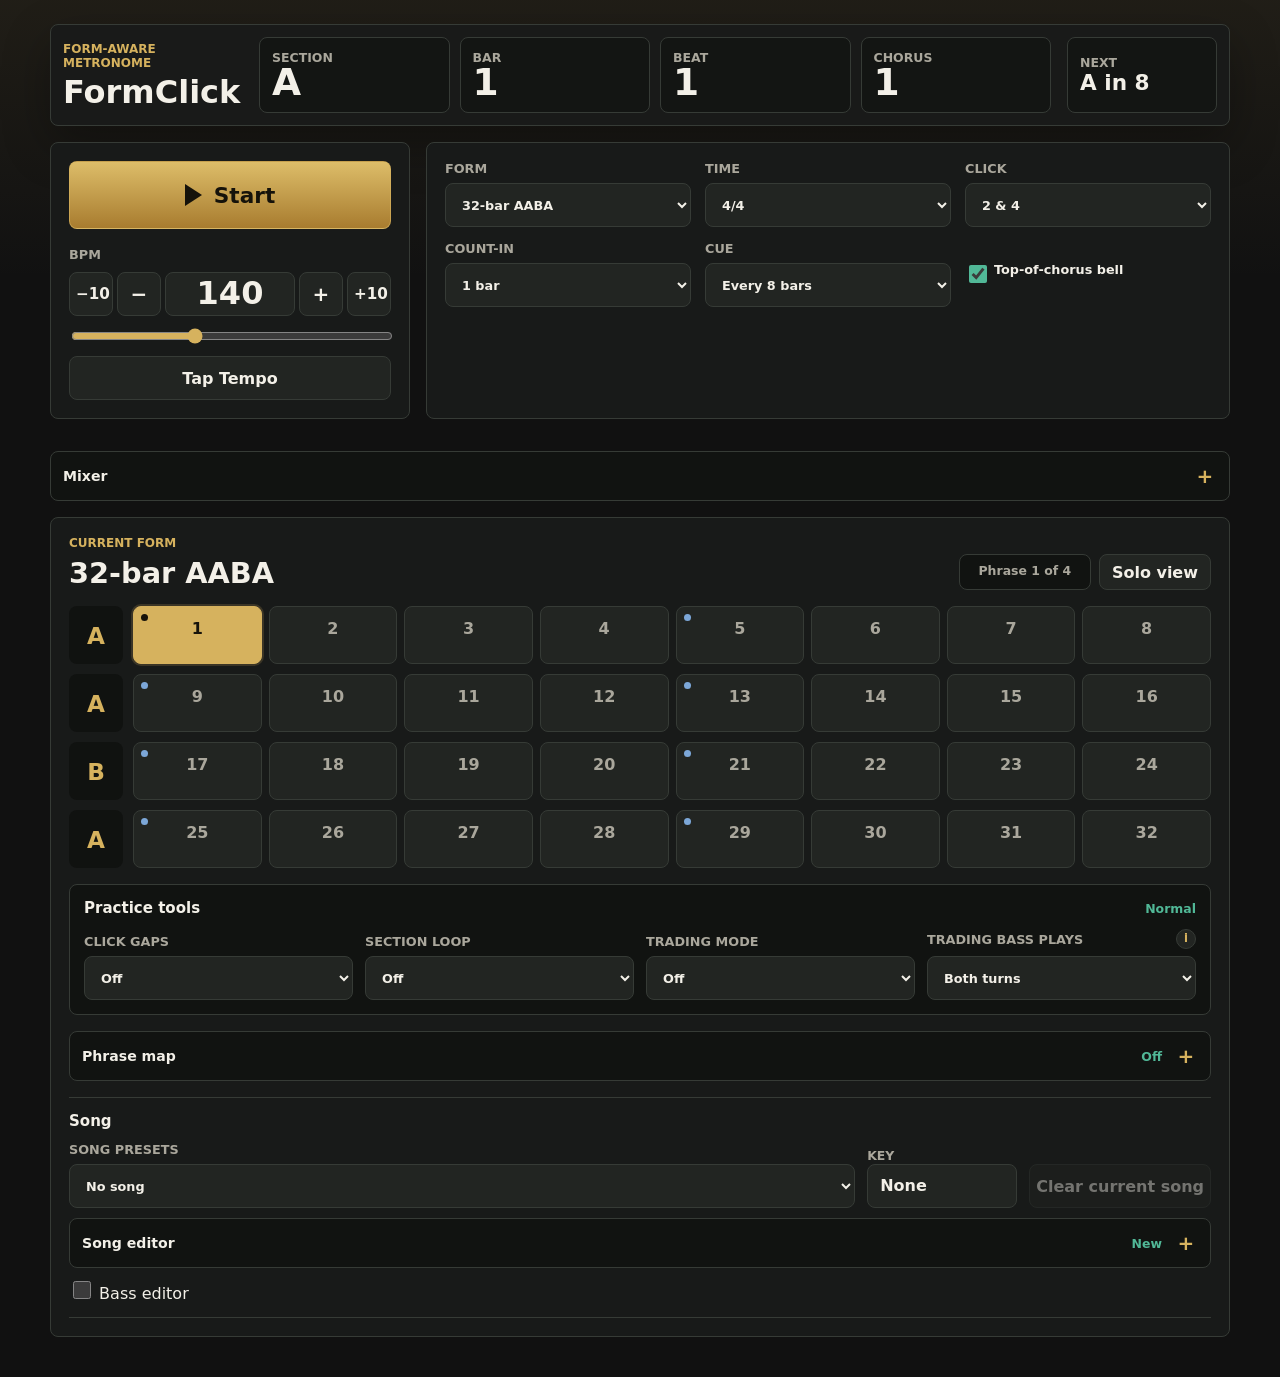
<file: index.html>
<!doctype html>
<html lang="en">
  <head>
    <meta charset="utf-8">
    <meta name="viewport" content="width=device-width, initial-scale=1">
    <meta name="theme-color" content="#111111">
    <meta name="apple-mobile-web-app-capable" content="yes">
    <meta name="apple-mobile-web-app-status-bar-style" content="black-translucent">
    <link rel="manifest" href="manifest.webmanifest">
    <link rel="icon" href="icon.svg" type="image/svg+xml">
    <link rel="apple-touch-icon" href="apple-touch-icon.png">
    <title>FormClick</title>
    <link rel="stylesheet" href="styles.css?v=tempo-layout-1">
  </head>
  <body>
    <main class="app-shell">
      <section class="status-band" aria-labelledby="app-title">
        <div class="brand-lockup">
          <p class="eyebrow">Form-aware metronome</p>
          <h1 id="app-title">FormClick</h1>
        </div>

        <div class="current-readout">
          <div>
            <span class="readout-label">Section</span>
            <strong id="current-section">A</strong>
          </div>
          <div>
            <span class="readout-label">Bar</span>
            <strong id="current-bar">1</strong>
          </div>
          <div>
            <span class="readout-label">Beat</span>
            <strong id="current-beat">1</strong>
          </div>
          <div>
            <span class="readout-label">Chorus</span>
            <strong id="current-chorus">1</strong>
          </div>
        </div>

        <div class="next-section">
          <span class="readout-label">Next</span>
          <strong id="next-section">A in 8</strong>
        </div>
      </section>

      <section class="control-layout" aria-label="Metronome controls">
        <div class="transport-panel">
          <button id="start-stop" class="transport-button" type="button" aria-label="Start metronome">
            <span class="transport-icon" aria-hidden="true"></span>
            <span id="transport-label">Start</span>
          </button>
          <p id="audio-status" class="audio-status" role="status" hidden></p>

          <div class="tempo-cluster">
            <label for="bpm">BPM</label>
            <div class="tempo-row">
              <button id="bpm-down-ten" class="icon-button tempo-step-ten" type="button" aria-label="Decrease BPM by 10">−10</button>
              <button id="bpm-down" class="icon-button" type="button" aria-label="Decrease BPM">−</button>
              <input id="bpm" type="text" inputmode="numeric" pattern="[0-9]*" value="140" aria-label="BPM">
              <button id="bpm-up" class="icon-button" type="button" aria-label="Increase BPM">+</button>
              <button id="bpm-up-ten" class="icon-button tempo-step-ten" type="button" aria-label="Increase BPM by 10">+10</button>
            </div>
            <input id="bpm-range" type="range" min="30" max="320" step="1" value="140" aria-label="BPM slider">
            <button id="tap-tempo" class="secondary-button" type="button">Tap Tempo</button>
          </div>
        </div>

        <details class="settings-panel" open>
          <summary>
            <span>Metronome settings</span>
            <strong id="settings-summary">2 &amp; 4 / Cue 8</strong>
          </summary>
          <div class="settings-grid">
          <label>
            Form
            <select id="form-preset">
              <option value="aaba32">32-bar AABA</option>
              <option value="abac32">32-bar ABAC</option>
              <option value="blues12">12-bar Blues</option>
              <option value="rhythm32">Rhythm Changes</option>
              <option value="sixteen16">16-bar Tune</option>
              <option value="vamp8">Modal/Vamp</option>
              <option value="customUser">Custom form</option>
            </select>
          </label>

          <label>
            Time
            <select id="time-signature">
              <option value="4">4/4</option>
              <option value="3">3/4</option>
              <option value="5">5/4</option>
              <option value="7">7/4</option>
            </select>
          </label>

          <label>
            Click
            <select id="click-mode">
              <option value="quarter">Quarter notes</option>
              <option value="twoFour" selected>2 &amp; 4</option>
              <option value="beatOne">Beat 1 only</option>
              <option value="barline">Barline only</option>
              <option value="off">Off</option>
            </select>
          </label>

          <label>
            Count-in
            <select id="count-in">
              <option value="0">Off</option>
              <option value="1" selected>1 bar</option>
              <option value="2">2 bars</option>
            </select>
          </label>

          <label>
            Cue
            <select id="cue-interval">
              <option value="off">Off</option>
              <option value="1">Every bar</option>
              <option value="2">Every 2 bars</option>
              <option value="3">Every 3 bars</option>
              <option value="4">Every 4 bars</option>
              <option value="8" selected>Every 8 bars</option>
              <option value="12">Every 12 bars</option>
              <option value="16">Every 16 bars</option>
              <option value="32">Every 32 bars</option>
              <option value="chorus">Every chorus</option>
            </select>
          </label>

          <label class="toggle-row">
            <input id="chorus-cue" type="checkbox" checked>
            <span>Top-of-chorus bell</span>
          </label>
          </div>
        </details>

        <details class="mixer-panel tool-disclosure">
          <summary>Mixer</summary>
          <div class="mixer-grid">
            <label>
              Click volume
              <input id="click-volume" type="range" min="0" max="100" step="1" value="70">
            </label>
            <label>
              Cue volume
              <input id="cue-volume" type="range" min="0" max="100" step="1" value="85">
            </label>
            <label>
              Bass volume
              <input id="mixer-bass-volume" type="range" min="0" max="100" step="1" value="80">
            </label>
          </div>
        </details>
      </section>

      <section class="form-stage" aria-label="Jazz form map">
        <div class="form-header">
          <div>
            <p class="eyebrow">Current form</p>
            <h2 id="form-name">32-bar AABA</h2>
          </div>
          <div class="form-meta">
            <span class="state-chip" id="loop-summary" hidden>Loop off</span>
            <span class="state-chip" id="bass-summary" hidden>Bass off</span>
            <span class="state-chip" id="trading-summary" hidden>Trading off</span>
            <span class="state-chip" id="click-gap-summary" hidden>Click on</span>
            <span class="state-chip" id="map-summary" hidden>Map off</span>
            <span class="phrase-chip" id="phrase-status">Phrase 1 of 4</span>
            <button id="solo-resume" class="secondary-button compact-button" type="button" hidden>Resume audio</button>
            <button id="solo-toggle" class="secondary-button compact-button" type="button">Solo view</button>
          </div>
        </div>
        <div id="form-grid" class="form-grid"></div>

        <section class="practice-tools-panel" aria-labelledby="practice-tools-title">
          <div class="tool-group-header">
            <h3 id="practice-tools-title">Practice tools</h3>
            <strong id="practice-status">Normal</strong>
          </div>
          <div class="practice-tools-grid">
            <label>
              Click gaps
              <select id="click-gaps">
                <option value="off" selected>Off</option>
                <option value="1">1 bar on / 1 bar silent</option>
                <option value="2">2 bars on / 2 bars silent</option>
                <option value="4">4 bars on / 4 bars silent</option>
                <option value="8">8 bars on / 8 bars silent</option>
              </select>
            </label>

            <label>
              Section loop
              <select id="section-loop">
                <option value="off" selected>Off</option>
              </select>
            </label>

            <label>
              Trading mode
              <select id="practice-mode">
                <option value="normal" selected>Off</option>
              </select>
            </label>

            <div class="practice-control">
              <div class="field-label-with-help">
                <label for="trading-bass">Trading bass plays</label>
                <span class="tooltip-trigger">
                  <button class="info-button" type="button" aria-label="Explain trading bass" aria-describedby="trading-bass-help">i</button>
                  <span id="trading-bass-help" class="tooltip-content" role="tooltip">Backing only mutes bass during your solo. Both turns keeps it playing. Only bars with assigned notes will sound.</span>
                </span>
              </div>
              <select id="trading-bass">
                <option value="full" selected>Both turns</option>
                <option value="band">Backing only</option>
              </select>
            </div>
          </div>
        </section>

        <details class="phrase-map-panel tool-disclosure" aria-label="Phrase map tools">
          <summary>
            <span>Phrase map</span>
            <strong id="phrase-map-status">Off</strong>
          </summary>
          <div class="phrase-map-body">
            <label class="toggle-row">
              <input id="phrase-map-enabled" type="checkbox">
              <span>Show map and play cues</span>
            </label>

            <div class="phrase-editor-grid">
              <label>
                Start bar
                <input id="phrase-start-bar" type="number" min="1" step="1" value="1">
              </label>

              <label>
                Start beat
                <select id="phrase-start-beat">
                  <option value="1" selected>1</option>
                </select>
              </label>

              <label>
                End bar
                <input id="phrase-end-bar" type="number" min="1" step="1" value="1">
              </label>

              <label>
                End beat
                <select id="phrase-end-beat">
                  <option value="4" selected>4</option>
                </select>
              </label>

              <fieldset class="color-swatches">
                <legend>Colour</legend>
                <label><input type="radio" name="phrase-color" value="blue" checked><span class="swatch is-blue">Blue</span></label>
                <label><input type="radio" name="phrase-color" value="green"><span class="swatch is-green">Green</span></label>
                <label><input type="radio" name="phrase-color" value="gold"><span class="swatch is-gold">Gold</span></label>
              </fieldset>

              <label class="toggle-row">
                <input id="phrase-cue-in" type="checkbox" checked>
                <span>Cue in</span>
              </label>

              <label class="toggle-row">
                <input id="phrase-cue-out" type="checkbox" checked>
                <span>Cue out</span>
              </label>

              <button id="save-phrase" class="secondary-button" type="button">Add range</button>
              <button id="clear-phrases" class="secondary-button danger-button" type="button">Clear all</button>
            </div>

            <div id="phrase-ranges" class="phrase-ranges" aria-label="Mapped phrase ranges"></div>
          </div>
        </details>

        <section class="session-setup-section" aria-labelledby="session-setup-title">
          <div class="tool-group-header">
            <h3 id="session-setup-title">Song</h3>
          </div>

          <div class="song-preset-panel">
            <label>
              Song presets
              <select id="song-preset">
                <option value="">No song</option>
                <option value="custom">Custom</option>
              </select>
            </label>

            <div>
              <span class="readout-label">Key</span>
              <strong id="song-key">None</strong>
            </div>

            <button id="clear-current-song" class="secondary-button clear-song-button" type="button" disabled>Clear current song</button>
          </div>

          <details class="song-editor-panel tool-disclosure">
            <summary>
              <span>Song editor</span>
              <strong id="song-editor-status">New</strong>
            </summary>
            <div class="song-editor-grid">
              <label>
                Title
                <input id="song-editor-title" type="text" placeholder="My tune">
              </label>
              <label>
                Key
                <input id="song-editor-key" type="text" placeholder="C minor">
              </label>
              <label>
                Form
                <select id="song-editor-form">
                  <option value="aaba32">32-bar AABA</option>
                  <option value="abac32">32-bar ABAC</option>
                  <option value="blues12">12-bar Blues</option>
                  <option value="rhythm32">Rhythm Changes</option>
                  <option value="sixteen16">16-bar Tune</option>
                  <option value="vamp8">Modal/Vamp</option>
                  <option value="customUser">Custom form</option>
                </select>
              </label>
              <label id="song-editor-sections-wrap" class="song-sections-field" hidden>
                Sections
                <input id="song-editor-sections" type="text" value="A:8, A:8, B:8, A:8" aria-describedby="song-editor-hint">
              </label>
              <span id="song-editor-hint" class="field-hint" hidden>Use label:bars, separated by commas.</span>
              <div class="song-editor-actions">
                <button id="use-song-draft" class="secondary-button" type="button">Use now</button>
                <button id="save-song" class="secondary-button" type="button">Save song</button>
                <button id="delete-song" class="secondary-button danger-button" type="button" disabled>Delete</button>
              </div>
            </div>
          </details>

          <div class="root-editor">
            <label class="toggle-row root-edit-toggle">
              <input id="root-edit-enabled" type="checkbox">
              <span>Bass editor</span>
            </label>

            <p id="bass-editor-hint" class="editor-hint" hidden>Click a bar in the sequencer, then choose its bass note below.</p>

            <div id="bar-root-editor" class="bar-root-editor" hidden>
              <div>
                <p class="eyebrow">Selected bar</p>
                <h3 id="selected-bar-title">Bar 1</h3>
              </div>

              <label>
                Whole bar
                <select id="bar-root-primary">
                  <option value="C1" selected>C</option>
                  <option value="Db1">Db</option>
                  <option value="D1">D</option>
                  <option value="Eb1">Eb</option>
                  <option value="E1">E</option>
                  <option value="F1">F</option>
                  <option value="Gb1">Gb</option>
                  <option value="G1">G</option>
                  <option value="Ab1">Ab</option>
                  <option value="A1">A</option>
                  <option value="Bb1">Bb</option>
                  <option value="B1">B</option>
                </select>
              </label>

              <label class="toggle-row">
                <input id="bar-root-split" type="checkbox">
                <span>Split half bar</span>
              </label>

              <label id="bar-root-secondary-wrap">
                Second half
                <select id="bar-root-secondary">
                  <option value="C1" selected>C</option>
                  <option value="Db1">Db</option>
                  <option value="D1">D</option>
                  <option value="Eb1">Eb</option>
                  <option value="E1">E</option>
                  <option value="F1">F</option>
                  <option value="Gb1">Gb</option>
                  <option value="G1">G</option>
                  <option value="Ab1">Ab</option>
                  <option value="A1">A</option>
                  <option value="Bb1">Bb</option>
                  <option value="B1">B</option>
                </select>
              </label>

              <button id="save-bar-root" class="secondary-button" type="button">Set</button>
              <button id="clear-bar-root" class="secondary-button" type="button">Clear</button>
            </div>

            <div id="bass-settings-panel" class="bass-settings-panel" aria-label="Bass controls" hidden>
              <label>
                Bass style
                <select id="bass-style">
                  <option value="ballad" selected>Whole notes</option>
                  <option value="walking">Walking bass</option>
                  <option value="jazz">Jazz quarter pulse</option>
                </select>
              </label>

              <label>
                Bass octave
                <select id="bass-octave">
                  <option value="-12">-1 octave</option>
                  <option value="0" selected>Normal</option>
                  <option value="12">+1 octave</option>
                </select>
              </label>
            </div>
          </div>
        </section>
      </section>
      <div id="runtime-status" class="sr-only" aria-live="polite">Ready</div>
    </main>

    <script src="core.js?v=iteration-2x"></script>
    <script src="app.js?v=iteration-2z"></script>
  </body>
</html>
</file>
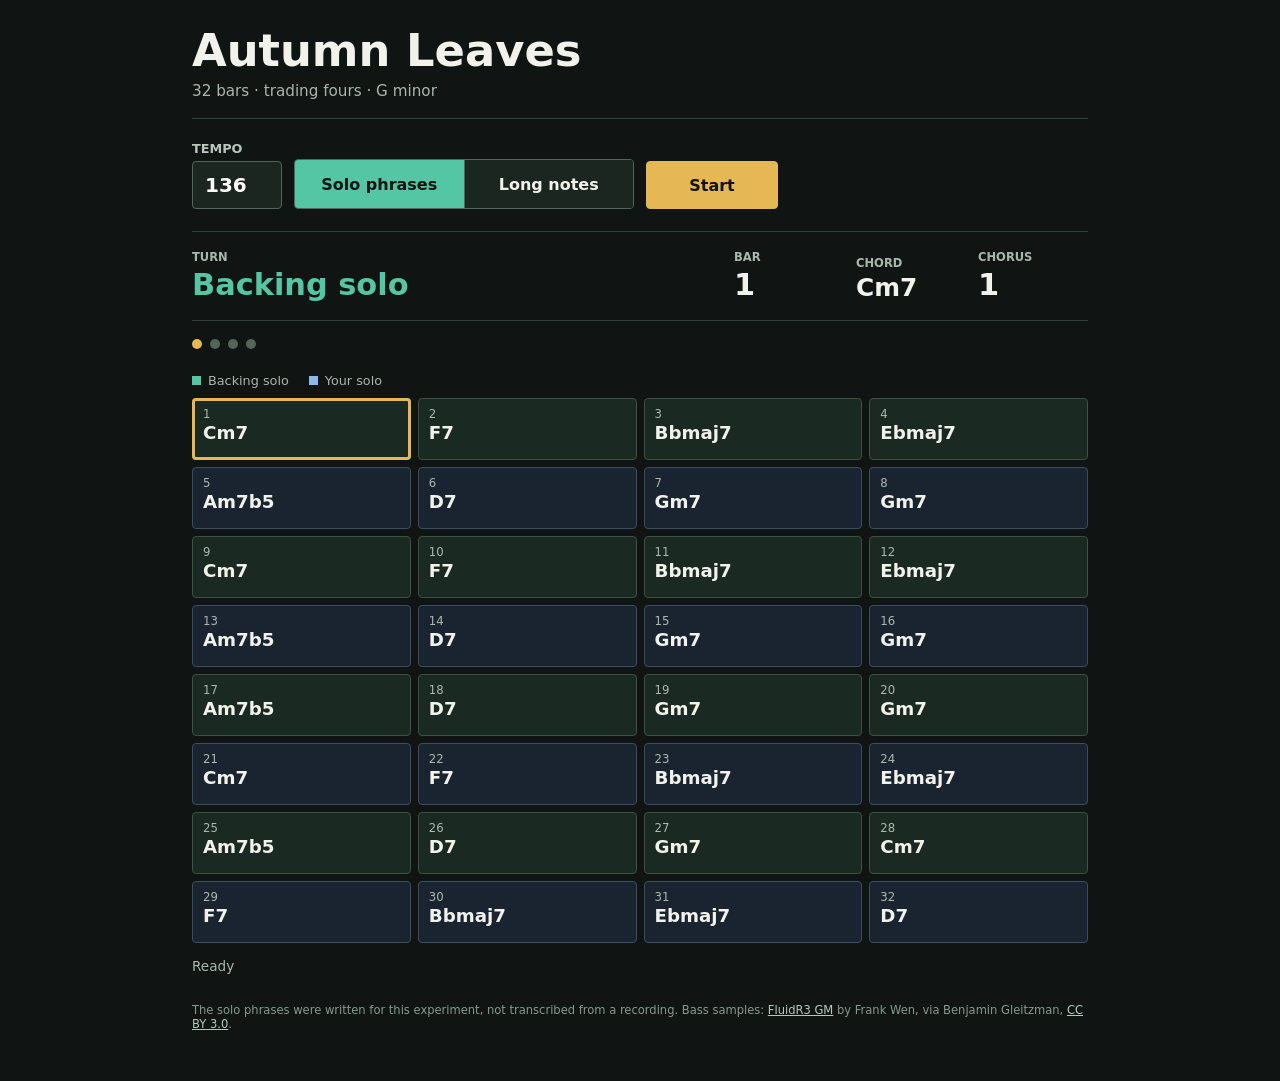
<file: experiments/autumn-leaves-trading/index.html>
<!doctype html>
<html lang="en">
<head>
  <meta charset="utf-8">
  <meta name="viewport" content="width=device-width, initial-scale=1">
  <meta name="theme-color" content="#101513">
  <title>Autumn Leaves | Bass Solo Study</title>
  <style>
    :root { color-scheme: dark; font-family: system-ui, -apple-system, sans-serif; background: #101513; color: #f2f2ec; }
    * { box-sizing: border-box; }
    body { margin: 0; }
    button, input { font: inherit; }
    button { cursor: pointer; }
    button:focus-visible, input:focus-visible { outline: 2px solid #e5b755; outline-offset: 3px; }
    main { max-width: 940px; margin: auto; padding: 26px 22px 50px; }
    header { border-bottom: 1px solid #35403b; padding-bottom: 18px; }
    h1 { margin: 0; font-size: clamp(1.8rem, 4vw, 2.8rem); line-height: 1.1; }
    .subtitle { margin: 7px 0 0; color: #a9b5ad; font-size: .95rem; }
    .controls { display: flex; align-items: end; flex-wrap: wrap; gap: 12px; padding: 22px 0; }
    .tempo { display: grid; gap: 5px; color: #bac5bc; font-size: .8rem; font-weight: 700; text-transform: uppercase; }
    .tempo input { width: 90px; height: 48px; border: 1px solid #53645a; border-radius: 4px; background: #1c2620; color: #fff; padding: 0 12px; font-size: 1.25rem; }
    .controls button { min-height: 48px; border-radius: 4px; border: 1px solid #53645a; padding: 0 19px; font-weight: 750; }
    #play { min-width: 132px; background: #e5b755; border-color: #e5b755; color: #101513; }
    .part-switch { display: flex; flex: 1 1 270px; max-width: 340px; min-height: 48px; border: 1px solid #53645a; border-radius: 4px; overflow: hidden; }
    .part-switch button { flex: 1; min-width: 0; border: 0; border-radius: 0; background: #1c2620; color: #f2f2ec; padding: 0 10px; }
    .part-switch button + button { border-left: 1px solid #53645a; }
    .part-switch button[aria-pressed="true"] { background: #54c6a3; color: #101513; }
    button:disabled { cursor: not-allowed; opacity: .5; }
    .readout { display: grid; grid-template-columns: minmax(0, 1fr) repeat(3, minmax(76px, 110px)); gap: 12px; align-items: end; border-top: 1px solid #35403b; border-bottom: 1px solid #35403b; padding: 18px 0; }
    .readout small { display: block; color: #a9b5ad; font-size: .72rem; font-weight: 800; text-transform: uppercase; }
    .readout strong { display: block; margin-top: 4px; font-size: 1.9rem; line-height: 1.1; white-space: nowrap; }
    .readout #chord { font-size: 1.55rem; }
    #turn { color: #54c6a3; }
    .readout.is-yours #turn { color: #8eb8ed; }
    .beat-dots { display: flex; gap: 8px; margin: 18px 0 24px; }
    .beat-dots span { width: 10px; height: 10px; border-radius: 50%; background: #53645a; }
    .beat-dots span.active { background: #e5b755; }
    .grid { display: grid; grid-template-columns: repeat(4, minmax(0, 1fr)); gap: 7px; }
    .bar { min-height: 62px; padding: 8px 10px; border: 1px solid #3a5145; border-radius: 4px; background: #1a2921; }
    .bar.yours { background: #1a2430; border-color: #3a4d63; }
    .bar.current { outline: 3px solid #e5b755; outline-offset: -3px; }
    .bar small { display: block; color: #acb7ae; font-size: .73rem; }
    .bar strong { display: block; margin-top: 1px; font-size: 1.14rem; }
    .legend { display: flex; gap: 20px; margin: 0 0 10px; color: #a9b5ad; font-size: .8rem; }
    .legend span::before { content: ""; display: inline-block; width: 9px; height: 9px; margin-right: 7px; background: #54c6a3; }
    .legend span:last-child::before { background: #8eb8ed; }
    .status { min-height: 1.4em; margin: 15px 0 0; color: #a9b5ad; font-size: .85rem; }
    .credits { margin: 26px 0 0; color: #89988e; font-size: .72rem; }
    .credits a { color: #b6c8bb; }
    @media (max-width: 600px) {
      main { padding: 20px 14px 36px; }
      .readout { grid-template-columns: repeat(3, minmax(0, 1fr)); }
      .readout > div:first-child { grid-column: 1 / -1; }
      .readout strong { font-size: 1.45rem; }
      .readout #chord { font-size: 1.25rem; }
      .controls button { flex: 1 1 120px; }
    }
    @media (max-width: 480px) { .grid { grid-template-columns: repeat(2, minmax(0, 1fr)); } }
  </style>
</head>
<body>
  <main>
    <header>
      <h1>Autumn Leaves</h1>
      <p class="subtitle">32 bars · trading fours · G minor</p>
    </header>

    <div class="controls">
      <label class="tempo" for="bpm">Tempo
        <input id="bpm" type="number" inputmode="numeric" min="60" max="240" step="1" value="136">
      </label>
      <div class="part-switch" role="group" aria-label="Bass part">
        <button id="solo-part" type="button" aria-pressed="true">Solo phrases</button>
        <button id="long-part" type="button" aria-pressed="false">Long notes</button>
      </div>
      <button id="play" type="button">Start</button>
    </div>

    <section class="readout" id="readout" aria-live="off">
      <div><small>Turn</small><strong id="turn">Backing solo</strong></div>
      <div><small>Bar</small><strong id="bar">1</strong></div>
      <div><small>Chord</small><strong id="chord">Cm7</strong></div>
      <div><small>Chorus</small><strong id="chorus">1</strong></div>
    </section>
    <div class="beat-dots" id="beat-dots" aria-label="Beat 1 of 4"><span></span><span></span><span></span><span></span></div>

    <div class="legend"><span>Backing solo</span><span>Your solo</span></div>
    <div class="grid" id="grid" aria-label="Autumn Leaves 32-bar chord map"></div>
    <p class="status" id="status" role="status">Ready</p>
    <p class="credits">The solo phrases were written for this experiment, not transcribed from a recording. Bass samples: <a href="https://github.com/gleitz/midi-js-soundfonts">FluidR3 GM</a> by Frank Wen, via Benjamin Gleitzman, <a href="https://creativecommons.org/licenses/by/3.0/">CC BY 3.0</a>.</p>
  </main>
  <script src="vendor/Tone.js"></script>
  <script src="vendor/Midi.js"></script>
  <script src="chart.js"></script>
  <script src="samples.js"></script>
  <script src="midi-data.js?v=2"></script>
  <script src="player.js?v=2"></script>
</body>
</html>
</file>
<file: styles.css>
:root {
  color-scheme: dark;
  --bg: #111111;
  --surface: #191b1a;
  --surface-strong: #222522;
  --line: #363b36;
  --text: #f3f0e8;
  --muted: #aaa79c;
  --gold: #d6b25e;
  --green: #51b897;
  --red: #cb6d67;
  --blue: #7ca7d8;
  --shadow: rgba(0, 0, 0, 0.3);
  --radius: 8px;
  font-family: Inter, ui-sans-serif, system-ui, -apple-system, BlinkMacSystemFont, "Segoe UI", sans-serif;
}

* {
  box-sizing: border-box;
}

body {
  min-height: 100vh;
  margin: 0;
  background:
    linear-gradient(180deg, rgba(214, 178, 94, 0.08), transparent 280px),
    var(--bg);
  color: var(--text);
}

button,
input,
select {
  font: inherit;
}

button,
select,
input[type="text"] {
  border: 1px solid var(--line);
  color: var(--text);
  background: var(--surface-strong);
}

button {
  cursor: pointer;
}

button:focus-visible,
input:focus-visible,
select:focus-visible {
  outline: 2px solid var(--gold);
  outline-offset: 2px;
}

.app-shell {
  width: min(1180px, calc(100% - 32px));
  min-height: 100vh;
  margin: 0 auto;
  padding: 24px 0 40px;
}

.status-band {
  display: grid;
  grid-template-columns: 180px minmax(420px, 1fr) 150px;
  align-items: stretch;
  gap: 16px;
  padding: 12px;
  border: 1px solid var(--line);
  border-radius: var(--radius);
  background: rgba(25, 27, 26, 0.92);
  box-shadow: 0 18px 48px var(--shadow);
}

.brand-lockup,
.next-section,
.current-readout > div {
  display: flex;
  flex-direction: column;
  justify-content: center;
  min-width: 0;
}

.eyebrow {
  margin: 0 0 6px;
  color: var(--gold);
  font-size: 0.75rem;
  font-weight: 800;
  letter-spacing: 0;
  text-transform: uppercase;
}

h1,
h2 {
  margin: 0;
  letter-spacing: 0;
}

h1 {
  font-size: 2rem;
  line-height: 1;
}

h2 {
  font-size: 1.8rem;
}

.current-readout {
  display: grid;
  grid-template-columns: repeat(4, minmax(0, 1fr));
  gap: 10px;
}

.current-readout > div,
.next-section {
  min-height: 76px;
  padding: 10px 12px;
  border: 1px solid var(--line);
  border-radius: var(--radius);
  background: #131513;
}

.current-readout strong,
.next-section strong {
  overflow-wrap: anywhere;
}

.current-readout strong {
  font-size: 2.35rem;
  line-height: 0.95;
}

.current-readout strong.is-counting-in {
  color: var(--red);
}

.next-section strong {
  font-size: 1.35rem;
}

.readout-label {
  color: var(--muted);
  font-size: 0.78rem;
  font-weight: 700;
  text-transform: uppercase;
}

.control-layout {
  display: grid;
  grid-template-columns: minmax(280px, 360px) 1fr;
  gap: 16px;
  margin-top: 16px;
}

.transport-panel,
.settings-panel,
.form-stage {
  border: 1px solid var(--line);
  border-radius: var(--radius);
  background: rgba(25, 27, 26, 0.94);
}

.transport-panel {
  display: grid;
  gap: 18px;
  padding: 18px;
}

.transport-button {
  display: flex;
  align-items: center;
  justify-content: center;
  gap: 12px;
  min-height: 68px;
  border-color: rgba(214, 178, 94, 0.65);
  border-radius: var(--radius);
  background: linear-gradient(180deg, #ddbd69, #a87c2f);
  color: #15120a;
  font-size: 1.35rem;
  font-weight: 900;
}

.transport-button.is-playing {
  background: linear-gradient(180deg, #df8079, #a3443e);
  color: #160a09;
}

.transport-icon {
  width: 0;
  height: 0;
  border-top: 11px solid transparent;
  border-bottom: 11px solid transparent;
  border-left: 17px solid currentColor;
}

.transport-button.is-playing .transport-icon {
  width: 18px;
  height: 22px;
  border: 0;
  background:
    linear-gradient(90deg, currentColor 0 35%, transparent 35% 65%, currentColor 65% 100%);
}

.audio-status {
  margin: 0;
  color: var(--gold);
  font-size: 0.9rem;
  line-height: 1.4;
}

.tempo-cluster {
  display: grid;
  gap: 10px;
}

.tempo-cluster label,
.settings-panel label,
.bass-settings-panel label {
  color: var(--muted);
  font-size: 0.8rem;
  font-weight: 800;
  text-transform: uppercase;
}

.tempo-row {
  display: grid;
  grid-template-columns: repeat(2, 44px) minmax(88px, 1fr) repeat(2, 44px);
  gap: 4px;
}

.icon-button,
.secondary-button,
select,
input[type="text"] {
  min-height: 44px;
  border-radius: var(--radius);
}

.icon-button {
  font-size: 1.25rem;
  font-weight: 900;
}

.tempo-step-ten {
  font-size: 0.95rem;
}

.secondary-button {
  color: var(--text);
  font-weight: 800;
}

#bpm {
  width: 100%;
  min-width: 0;
  padding-inline: 4px;
  text-align: center;
  font-size: 2rem;
  font-weight: 900;
  font-variant-numeric: tabular-nums;
  line-height: 1.1;
}

#bpm.is-pending {
  border-color: rgba(214, 178, 94, 0.7);
  color: var(--gold);
}

input[type="range"] {
  width: 100%;
  accent-color: var(--gold);
}

input[type="number"],
input[type="text"] {
  width: 100%;
  min-height: 44px;
  padding: 0 12px;
  border: 1px solid var(--line);
  border-radius: var(--radius);
  background: var(--surface-strong);
  color: var(--text);
}

.settings-panel,
.bass-settings-panel {
  display: grid;
  grid-template-columns: repeat(3, minmax(160px, 1fr));
  gap: 14px;
}

.settings-panel {
  display: block;
  padding: 0;
}

.settings-panel > summary {
  display: none;
}

.settings-grid {
  display: grid;
  grid-template-columns: repeat(3, minmax(160px, 1fr));
  gap: 14px;
  padding: 18px;
}

.settings-panel label,
.bass-settings-panel label {
  display: grid;
  gap: 7px;
}

select {
  width: 100%;
  padding: 0 12px;
}

.toggle-row {
  align-content: center;
  grid-template-columns: 22px 1fr;
  color: var(--text) !important;
  text-transform: none !important;
}

.toggle-row input {
  width: 18px;
  height: 18px;
  accent-color: var(--green);
}

.form-stage {
  margin-top: 16px;
  padding: 18px;
}

.form-header {
  display: flex;
  align-items: end;
  justify-content: space-between;
  gap: 16px;
  margin-bottom: 16px;
}

.form-meta {
  display: flex;
  flex-wrap: wrap;
  justify-content: flex-end;
  gap: 8px;
}

.state-chip,
.phrase-chip {
  min-height: 36px;
  padding: 8px 10px;
  border: 1px solid var(--line);
  border-radius: var(--radius);
  background: #111311;
  color: var(--muted);
  text-align: center;
  font-size: 0.78rem;
  font-weight: 800;
}

.state-chip {
  border-color: rgba(81, 184, 151, 0.48);
  color: var(--green);
}

.state-chip.is-gap-silent {
  border-color: rgba(235, 176, 92, 0.6);
  color: #ebb05c;
}

.compact-button {
  min-height: 36px;
  padding: 6px 12px;
}

.phrase-chip {
  min-width: 132px;
  padding: 8px 10px;
  border: 1px solid var(--line);
  border-radius: var(--radius);
  background: #111311;
  color: var(--muted);
  text-align: center;
  font-weight: 800;
}

.form-grid {
  display: grid;
  gap: 10px;
}

.root-editor {
  display: grid;
  gap: 12px;
  margin-top: 16px;
}

.phrase-map-panel {
  display: grid;
  gap: 12px;
  align-items: end;
  margin-top: 16px;
  padding: 12px;
  border: 1px solid var(--line);
  border-radius: var(--radius);
  background: #111311;
}

.song-preset-panel {
  display: grid;
  grid-template-columns: minmax(180px, 1fr) minmax(100px, 150px) auto;
  gap: 12px;
  align-items: end;
  margin-top: 12px;
}

.clear-song-button {
  white-space: nowrap;
}

.phrase-map-panel {
  grid-template-columns: minmax(120px, 160px) repeat(4, minmax(96px, 1fr)) repeat(2, minmax(92px, 120px)) repeat(2, minmax(78px, 100px)) minmax(110px, 140px);
}

.song-preset-panel label,
.phrase-map-panel label {
  display: grid;
  gap: 7px;
  color: var(--muted);
  font-size: 0.8rem;
  font-weight: 800;
  text-transform: uppercase;
}

.song-preset-panel strong,
.phrase-map-panel strong {
  display: block;
  min-height: 44px;
  padding: 11px 12px;
  border: 1px solid var(--line);
  border-radius: var(--radius);
  background: var(--surface-strong);
  color: var(--text);
}

.practice-tools-panel {
  display: grid;
  gap: 12px;
  margin-top: 16px;
  padding: 14px;
  border: 1px solid var(--line);
  border-radius: var(--radius);
  background: #111311;
}

.tool-group-header {
  display: flex;
  align-items: center;
  justify-content: space-between;
  gap: 12px;
}

.tool-group-header h3 {
  margin: 0;
  font-size: 0.94rem;
  letter-spacing: 0;
}

.tool-group-header strong {
  color: var(--green);
  font-size: 0.78rem;
}

.practice-tools-grid {
  display: grid;
  grid-template-columns: repeat(4, minmax(150px, 1fr));
  gap: 12px;
  align-items: end;
}

.practice-tools-grid > label,
.practice-control {
  display: grid;
  gap: 7px;
  color: var(--muted);
  font-size: 0.8rem;
  font-weight: 800;
  text-transform: uppercase;
}

.field-label-with-help {
  display: flex;
  align-items: center;
  justify-content: space-between;
  gap: 8px;
}

.tooltip-trigger {
  position: relative;
  display: inline-flex;
}

.info-button {
  display: grid;
  width: 20px;
  min-width: 20px;
  min-height: 20px;
  height: 20px;
  place-items: center;
  padding: 0;
  border: 1px solid var(--line);
  border-radius: 50%;
  background: var(--surface-strong);
  color: var(--gold);
  font-family: inherit;
  font-size: 0.72rem;
  font-weight: 900;
  line-height: 1;
}

.info-button:focus-visible {
  outline: 2px solid var(--gold);
  outline-offset: 2px;
}

.tooltip-content {
  position: absolute;
  right: 0;
  bottom: calc(100% + 8px);
  z-index: 10;
  width: min(260px, calc(100vw - 48px));
  padding: 10px;
  border: 1px solid var(--line);
  border-radius: var(--radius);
  background: #181b18;
  color: var(--text);
  font-size: 0.75rem;
  font-weight: 700;
  line-height: 1.35;
  opacity: 0;
  pointer-events: none;
  text-transform: none;
  transform: translateY(4px);
  transition: opacity 120ms ease, transform 120ms ease;
}

.tooltip-trigger:hover .tooltip-content,
.info-button:focus + .tooltip-content,
.info-button:focus-visible + .tooltip-content {
  opacity: 1;
  transform: translateY(0);
}

.session-setup-section {
  margin-top: 16px;
  padding: 14px 0;
  border-top: 1px solid var(--line);
  border-bottom: 1px solid var(--line);
}

.session-setup-section > .tool-disclosure,
.session-setup-section > .root-editor {
  margin-top: 10px;
}

.root-edit-toggle {
  width: fit-content;
}

.editor-hint {
  margin: -4px 0 0;
  color: var(--muted);
  font-size: 0.8rem;
  line-height: 1.4;
}

.bass-settings-panel {
  grid-template-columns: repeat(2, minmax(150px, 1fr));
  padding: 12px;
  border: 1px solid var(--line);
  border-radius: var(--radius);
  background: #111311;
}

.bass-settings-panel[hidden] {
  display: none;
}

.bar-root-editor {
  display: grid;
  grid-template-columns: minmax(130px, 1fr) repeat(3, minmax(130px, 1fr)) auto auto;
  gap: 12px;
  align-items: end;
  padding: 12px;
  border: 1px solid var(--line);
  border-radius: var(--radius);
  background: #111311;
}

.bar-root-editor[hidden] {
  display: none;
}

.bar-root-editor h3 {
  margin: 0;
  font-size: 1.25rem;
  letter-spacing: 0;
}

.bar-root-editor label {
  display: grid;
  gap: 7px;
  color: var(--muted);
  font-size: 0.8rem;
  font-weight: 800;
  text-transform: uppercase;
}

.section-row {
  display: grid;
  grid-template-columns: 54px 1fr;
  gap: 10px;
  align-items: stretch;
}

.section-label {
  display: grid;
  place-items: center;
  min-height: 58px;
  border-radius: var(--radius);
  background: #101210;
  color: var(--gold);
  font-size: 1.45rem;
  font-weight: 900;
}

.bar-row {
  display: grid;
  grid-template-columns: repeat(var(--bar-count), minmax(44px, 1fr));
  gap: 7px;
}

.bar-cell {
  position: relative;
  display: grid;
  place-items: center;
  grid-template-rows: 1fr auto;
  min-height: 58px;
  overflow: hidden;
  border: 1px solid var(--line);
  border-radius: var(--radius);
  background: var(--surface-strong);
  color: var(--muted);
  font-size: 1rem;
  font-weight: 850;
}

.bar-number {
  position: relative;
  z-index: 1;
  line-height: 1;
}

.bar-root-label {
  position: relative;
  z-index: 1;
  min-height: 13px;
  color: var(--green);
  font-size: 0.68rem;
  font-weight: 900;
  line-height: 1;
}

.phrase-map-fill {
  position: absolute;
  top: 0;
  bottom: 0;
  left: var(--phrase-left);
  width: var(--phrase-width);
  z-index: 0;
  pointer-events: none;
  opacity: 0.44;
}

.phrase-map-fill.is-blue {
  background: rgba(105, 166, 255, 0.72);
}

.phrase-map-fill.is-green {
  background: rgba(81, 184, 151, 0.72);
}

.phrase-map-fill.is-gold {
  background: rgba(214, 178, 94, 0.78);
}

.bar-cell.has-custom-root {
  border-color: rgba(81, 184, 151, 0.75);
}

.bar-cell.is-selected-edit {
  border-color: var(--green);
  box-shadow: 0 0 0 2px rgba(81, 184, 151, 0.18);
}

.bar-cell.phrase-start::before {
  content: "";
  position: absolute;
  top: 7px;
  left: 7px;
  width: 7px;
  height: 7px;
  border-radius: 50%;
  background: var(--blue);
}

.bar-cell.is-current {
  border-color: var(--gold);
  background: #d6b25e;
  color: #17130a;
  box-shadow: 0 0 0 2px rgba(214, 178, 94, 0.18);
}

.bar-cell.is-current .bar-root-label {
  color: #17130a;
}

.bar-cell.is-current.phrase-start::before {
  background: #17130a;
}

body.is-playing .status-band {
  position: sticky;
  top: 8px;
  z-index: 20;
  box-shadow: 0 12px 36px rgba(0, 0, 0, 0.48);
}

body.is-playing[data-trade-turn="you"] .status-band {
  border-color: rgba(124, 167, 216, 0.72);
}

.mixer-panel {
  grid-column: 1 / -1;
}

.tool-disclosure {
  display: block;
  margin-top: 16px;
  padding: 0;
  border: 1px solid var(--line);
  border-radius: var(--radius);
  background: #111311;
}

.tool-disclosure > summary {
  display: flex;
  min-height: 48px;
  align-items: center;
  justify-content: space-between;
  gap: 12px;
  padding: 10px 12px;
  color: var(--text);
  cursor: pointer;
  font-size: 0.88rem;
  font-weight: 850;
  list-style: none;
}

.tool-disclosure > summary::-webkit-details-marker {
  display: none;
}

.tool-disclosure > summary::after {
  content: "+";
  width: 24px;
  color: var(--gold);
  font-size: 1.25rem;
  text-align: center;
}

.tool-disclosure[open] > summary::after {
  content: "−";
}

.tool-disclosure > summary strong {
  min-height: 0;
  margin-left: auto;
  padding: 0;
  border: 0;
  background: transparent;
  color: var(--green);
  font-size: 0.78rem;
}

.mixer-grid,
.phrase-editor-grid,
.song-editor-grid {
  display: grid;
  gap: 12px;
  padding: 0 12px 12px;
  align-items: end;
}

.mixer-grid {
  grid-template-columns: repeat(3, minmax(150px, 1fr));
}

.phrase-map-body {
  border-top: 1px solid var(--line);
  padding: 12px;
}

.phrase-map-body > .toggle-row {
  margin-bottom: 12px;
}

.phrase-editor-grid {
  grid-template-columns: repeat(4, minmax(96px, 1fr)) minmax(132px, 1.25fr) repeat(2, minmax(88px, 0.8fr)) auto auto;
  padding: 0;
}

.song-editor-grid {
  grid-template-columns: repeat(3, minmax(160px, 1fr));
}

.mixer-grid label,
.phrase-editor-grid > label:not(.toggle-row),
.song-editor-grid label {
  display: grid;
  gap: 7px;
  color: var(--muted);
  font-size: 0.8rem;
  font-weight: 800;
  text-transform: uppercase;
}

.song-sections-field {
  grid-column: 1 / -1;
}

.song-editor-actions {
  display: flex;
  grid-column: 1 / -1;
  justify-content: flex-end;
  gap: 10px;
}

.song-editor-actions button {
  min-width: 108px;
}

button:disabled {
  cursor: not-allowed;
  opacity: 0.42;
}

.field-hint {
  grid-column: 1 / -1;
  color: var(--muted);
  font-size: 0.78rem;
}

.field-hint.is-error {
  color: var(--red);
}

.color-swatches {
  display: flex;
  min-width: 132px;
  min-height: 44px;
  align-items: center;
  gap: 8px;
  margin: 0;
  padding: 18px 10px 6px;
  border: 1px solid var(--line);
  border-radius: var(--radius);
}

.color-swatches legend {
  padding: 0 5px;
  color: var(--muted);
  font-size: 0.7rem;
  font-weight: 800;
  text-transform: uppercase;
}

.color-swatches label {
  display: block;
  cursor: pointer;
}

.color-swatches input {
  position: absolute;
  width: 1px;
  height: 1px;
  opacity: 0;
}

.swatch {
  display: block;
  width: 26px;
  height: 26px;
  overflow: hidden;
  border: 2px solid transparent;
  border-radius: 50%;
  font-size: 0;
}

.swatch.is-blue,
.range-marker.is-blue {
  background: var(--blue);
}

.swatch.is-green,
.range-marker.is-green {
  background: var(--green);
}

.swatch.is-gold,
.range-marker.is-gold {
  background: var(--gold);
}

.color-swatches input:checked + .swatch {
  border-color: var(--text);
  box-shadow: 0 0 0 2px #111311, 0 0 0 4px var(--gold);
}

.phrase-ranges {
  display: grid;
  gap: 6px;
  margin-top: 12px;
}

.phrase-range-row {
  display: grid;
  grid-template-columns: 12px 1fr auto auto;
  min-height: 44px;
  align-items: center;
  gap: 10px;
  padding: 6px 8px;
  border-top: 1px solid var(--line);
}

.range-marker {
  width: 8px;
  height: 28px;
  border-radius: 3px;
}

.range-action {
  min-width: 64px;
  min-height: 36px;
  padding: 0 10px;
  font-size: 0.76rem;
}

.empty-state {
  margin: 4px 0 0;
  color: var(--muted);
  font-size: 0.82rem;
}

.danger-button {
  border-color: rgba(203, 109, 103, 0.5);
  color: #efaaa5;
}

.bar-cell {
  width: 100%;
  min-width: 44px;
  padding: 6px 4px;
  cursor: default;
}

.bar-cell[aria-disabled="false"] {
  cursor: pointer;
}

.bar-cell.is-trading-you:not(.is-current) {
  border-color: rgba(124, 167, 216, 0.66);
  box-shadow: inset 0 -5px 0 rgba(124, 167, 216, 0.42);
}

.bar-cell.is-outside-loop {
  opacity: 0.34;
}

.phrase-map-fill.is-range-start {
  border-left: 3px solid rgba(243, 240, 232, 0.9);
}

.phrase-map-fill.is-range-end {
  border-right: 3px solid rgba(243, 240, 232, 0.9);
}

button:hover:not(:disabled),
select:hover,
input[type="text"]:hover,
input[type="number"]:hover {
  border-color: #596158;
}

body.solo-view .control-layout,
body.solo-view .form-stage > .practice-tools-panel,
body.solo-view .form-stage > .phrase-map-panel,
body.solo-view .form-stage > .session-setup-section {
  display: none;
}

body.solo-view .app-shell {
  width: min(1440px, calc(100% - 24px));
  padding-top: 12px;
}

body.solo-view .form-stage {
  min-height: calc(100vh - 132px);
}

@media (prefers-reduced-motion: no-preference) {
  .bar-cell,
  .status-band,
  button {
    transition: border-color 120ms ease, background-color 120ms ease, opacity 120ms ease;
  }
}

.sr-only {
  position: absolute;
  width: 1px;
  height: 1px;
  padding: 0;
  margin: -1px;
  overflow: hidden;
  clip: rect(0, 0, 0, 0);
  white-space: nowrap;
  border: 0;
}

@media (max-width: 880px) {
  .app-shell {
    width: min(100% - 20px, 680px);
    padding-top: 10px;
  }

  .status-band,
  .control-layout {
    grid-template-columns: 1fr;
  }

  .current-readout {
    grid-template-columns: repeat(2, minmax(0, 1fr));
  }

  .settings-panel,
  .bass-settings-panel {
    grid-template-columns: repeat(2, minmax(140px, 1fr));
  }

  .bar-root-editor {
    grid-template-columns: repeat(2, minmax(140px, 1fr));
  }

  .practice-tools-grid {
    grid-template-columns: repeat(2, minmax(140px, 1fr));
  }
}

@media (max-width: 560px) {
  .current-readout {
    grid-template-columns: repeat(2, minmax(0, 1fr));
  }

  .settings-panel,
  .bass-settings-panel {
    grid-template-columns: 1fr;
  }

  .bar-root-editor {
    grid-template-columns: 1fr;
  }

  .song-preset-panel {
    grid-template-columns: 1fr;
  }

  .phrase-map-panel,
  .practice-tools-grid {
    grid-template-columns: 1fr;
  }

  .form-header {
    align-items: start;
    flex-direction: column;
  }

  .form-meta {
    justify-content: flex-start;
  }

  .section-row {
    grid-template-columns: 42px 1fr;
  }

  .section-label {
    min-height: 48px;
    font-size: 1.1rem;
  }

  .bar-row {
    grid-template-columns: repeat(var(--bar-count), minmax(34px, 1fr));
    gap: 5px;
  }

  .bar-cell {
    min-height: 48px;
    font-size: 0.86rem;
  }
}

@media (max-width: 1100px) {
  .phrase-editor-grid {
    grid-template-columns: repeat(4, minmax(96px, 1fr));
  }

  .color-swatches {
    grid-column: span 2;
  }
}

@media (max-width: 880px) {
  .status-band {
    grid-template-columns: 155px 1fr;
  }

  .brand-lockup h1 {
    font-size: 1.65rem;
  }

  .brand-lockup .eyebrow {
    font-size: 0.68rem;
  }

  .control-layout {
    grid-template-columns: minmax(250px, 0.8fr) minmax(0, 1.2fr);
  }

  .current-readout {
    grid-template-columns: repeat(4, minmax(0, 1fr));
  }

  .next-section {
    grid-column: 1 / -1;
    min-height: 44px;
    flex-direction: row;
    align-items: center;
    justify-content: space-between;
  }

  .mixer-grid,
  .song-editor-grid {
    grid-template-columns: repeat(2, minmax(140px, 1fr));
  }

  .settings-grid {
    grid-template-columns: repeat(2, minmax(140px, 1fr));
  }

  .phrase-editor-grid {
    grid-template-columns: repeat(2, minmax(120px, 1fr));
  }

  .color-swatches {
    grid-column: span 1;
  }
}

@media (max-width: 560px) {
  .app-shell {
    width: min(100% - 12px, 680px);
  }

  .status-band {
    grid-template-columns: 1fr;
    gap: 8px;
  }

  .control-layout {
    grid-template-columns: 1fr;
  }

  .settings-panel > summary {
    display: flex;
    min-height: 48px;
    align-items: center;
    justify-content: space-between;
    gap: 12px;
    padding: 10px 12px;
    cursor: pointer;
    font-weight: 850;
    list-style: none;
  }

  .settings-panel > summary::-webkit-details-marker {
    display: none;
  }

  .settings-panel > summary::after {
    content: "+";
    color: var(--gold);
    font-size: 1.25rem;
  }

  .settings-panel[open] > summary::after {
    content: "−";
  }

  .settings-panel > summary strong {
    margin-left: auto;
    color: var(--green);
    font-size: 0.72rem;
  }

  .settings-grid {
    grid-template-columns: 1fr;
    padding: 12px;
    border-top: 1px solid var(--line);
  }

  .brand-lockup {
    display: none;
  }

  .current-readout strong {
    font-size: 2rem;
  }

  .current-readout > div {
    min-height: 64px;
  }

  .form-stage {
    padding: 12px;
  }

  .form-grid {
    overflow-x: auto;
    padding-bottom: 8px;
  }

  .section-row {
    min-width: 472px;
  }

  .mixer-grid,
  .phrase-editor-grid,
  .song-editor-grid {
    grid-template-columns: 1fr;
  }

  .song-editor-actions {
    display: grid;
    grid-template-columns: 1fr;
  }

  .color-swatches,
  .field-hint {
    grid-column: 1;
  }

  .phrase-range-row {
    grid-template-columns: 10px 1fr;
  }

  .phrase-range-row .range-action {
    grid-column: span 1;
  }

  .form-meta {
    justify-content: stretch;
  }

  .state-chip,
  .phrase-chip,
  .compact-button {
    flex: 1 1 auto;
  }

  body.is-playing .status-band {
    top: 4px;
  }
}

@media (max-width: 880px) {
  .tempo-row {
    grid-template-columns: repeat(4, minmax(44px, 1fr));
  }

  #bpm {
    grid-area: 1 / 1 / 2 / 5;
  }

  #bpm-down-ten { grid-area: 2 / 1; }
  #bpm-down { grid-area: 2 / 2; }
  #bpm-up { grid-area: 2 / 3; }
  #bpm-up-ten { grid-area: 2 / 4; }
}
</file>
